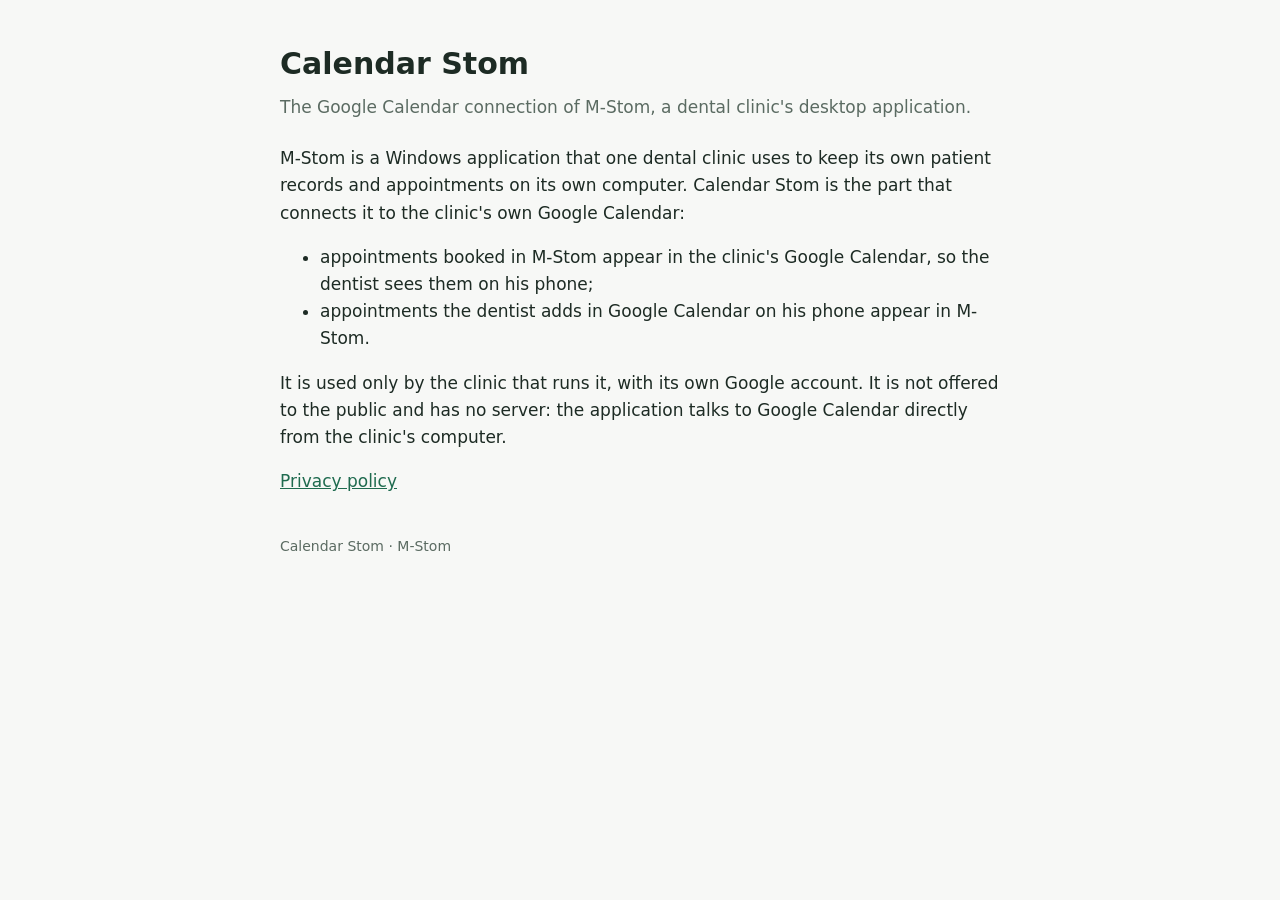
<file: index.html>
<!doctype html>
<html lang="en">
<head>
<meta charset="utf-8">
<meta name="viewport" content="width=device-width, initial-scale=1">
<title>Calendar Stom</title>
<link rel="stylesheet" href="style.css">
</head>
<body>
<main>
<h1>Calendar Stom</h1>
<p class="sub">The Google Calendar connection of M-Stom, a dental clinic's desktop application.</p>
<p>M-Stom is a Windows application that one dental clinic uses to keep its own patient records and appointments on its own computer. Calendar Stom is the part that connects it to the clinic's own Google Calendar:</p>
<ul>
<li>appointments booked in M-Stom appear in the clinic's Google Calendar, so the dentist sees them on his phone;</li>
<li>appointments the dentist adds in Google Calendar on his phone appear in M-Stom.</li>
</ul>
<p>It is used only by the clinic that runs it, with its own Google account. It is not offered to the public and has no server: the application talks to Google Calendar directly from the clinic's computer.</p>
<p><a href="privacy.html">Privacy policy</a></p>
<footer>Calendar Stom · M-Stom</footer>
</main>
</body>
</html>
</file>
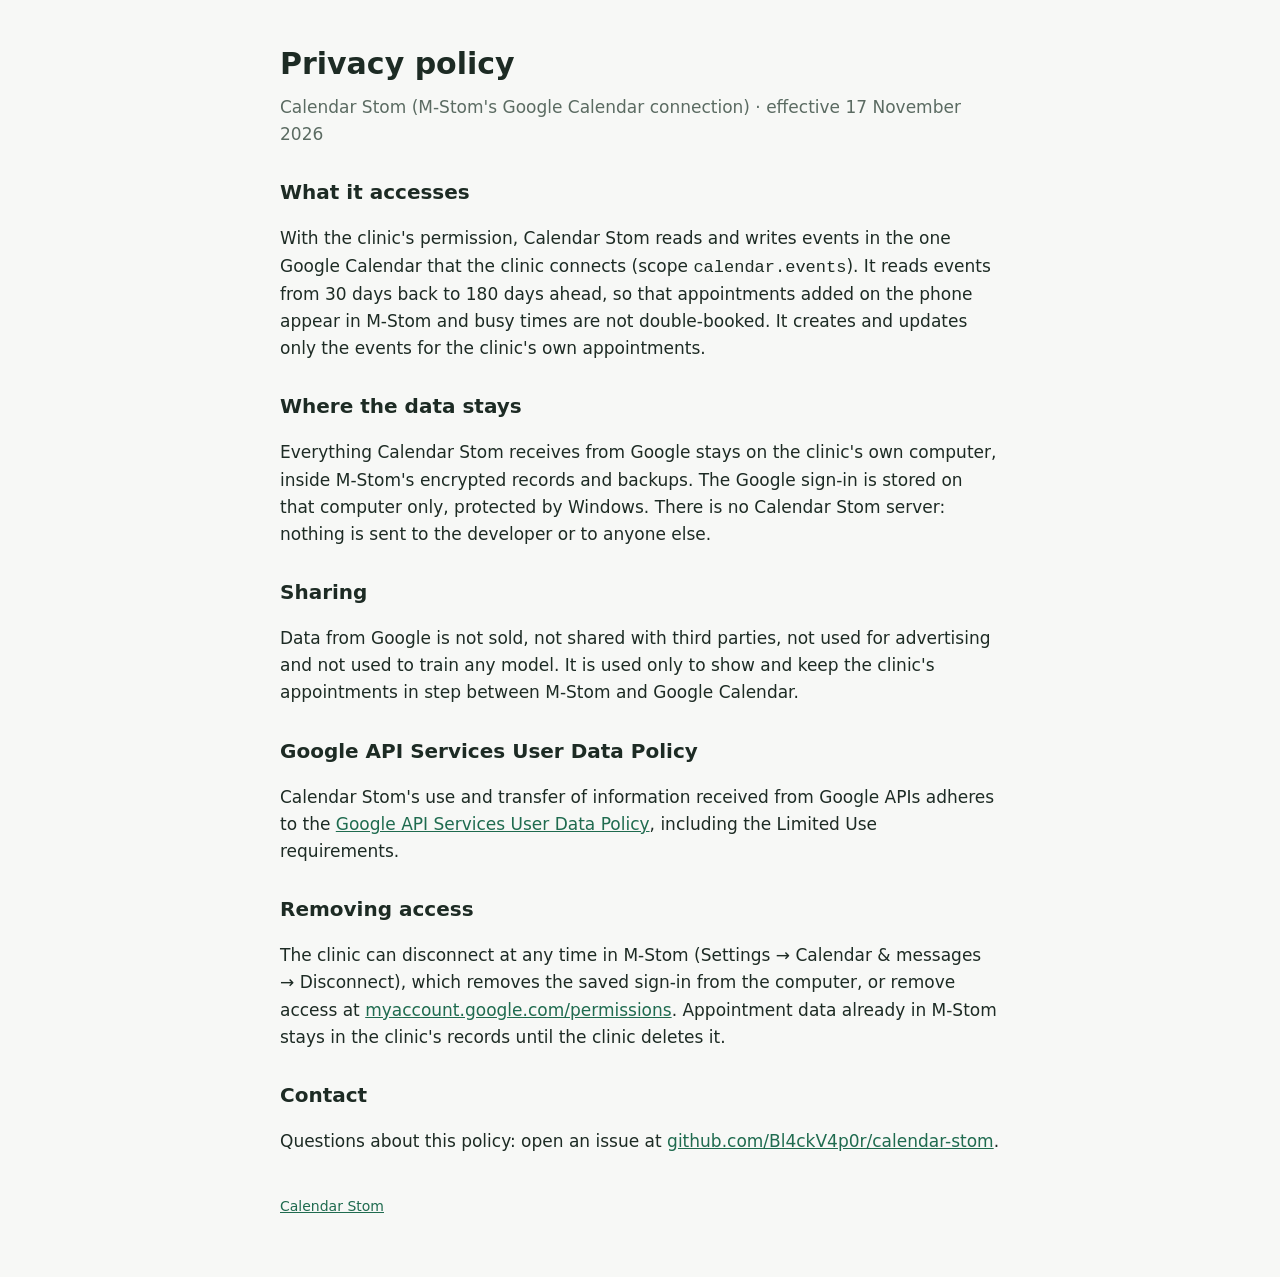
<file: privacy.html>
<!doctype html>
<html lang="en">
<head>
<meta charset="utf-8">
<meta name="viewport" content="width=device-width, initial-scale=1">
<title>Calendar Stom privacy policy</title>
<link rel="stylesheet" href="style.css">
</head>
<body>
<main>
<h1>Privacy policy</h1>
<p class="sub">Calendar Stom (M-Stom's Google Calendar connection) · effective 17 November 2026</p>
<h2>What it accesses</h2>
<p>With the clinic's permission, Calendar Stom reads and writes events in the one Google Calendar that the clinic connects (scope <code>calendar.events</code>). It reads events from 30 days back to 180 days ahead, so that appointments added on the phone appear in M-Stom and busy times are not double-booked. It creates and updates only the events for the clinic's own appointments.</p>
<h2>Where the data stays</h2>
<p>Everything Calendar Stom receives from Google stays on the clinic's own computer, inside M-Stom's encrypted records and backups. The Google sign-in is stored on that computer only, protected by Windows. There is no Calendar Stom server: nothing is sent to the developer or to anyone else.</p>
<h2>Sharing</h2>
<p>Data from Google is not sold, not shared with third parties, not used for advertising and not used to train any model. It is used only to show and keep the clinic's appointments in step between M-Stom and Google Calendar.</p>
<h2>Google API Services User Data Policy</h2>
<p>Calendar Stom's use and transfer of information received from Google APIs adheres to the <a href="https://developers.google.com/terms/api-services-user-data-policy">Google API Services User Data Policy</a>, including the Limited Use requirements.</p>
<h2>Removing access</h2>
<p>The clinic can disconnect at any time in M-Stom (Settings → Calendar &amp; messages → Disconnect), which removes the saved sign-in from the computer, or remove access at <a href="https://myaccount.google.com/permissions">myaccount.google.com/permissions</a>. Appointment data already in M-Stom stays in the clinic's records until the clinic deletes it.</p>
<h2>Contact</h2>
<p>Questions about this policy: open an issue at <a href="https://github.com/Bl4ckV4p0r/calendar-stom/issues">github.com/Bl4ckV4p0r/calendar-stom</a>.</p>
<footer><a href="index.html">Calendar Stom</a></footer>
</main>
</body>
</html>
</file>
<file: style.css>
body{margin:0;background:#f7f8f6;color:#1d2b24;font:17px/1.6 system-ui,-apple-system,"Segoe UI",Roboto,sans-serif}
main{max-width:720px;margin:0 auto;padding:40px 20px 60px}
h1{font-size:30px;margin:0 0 6px}h2{font-size:20px;margin:28px 0 6px}
.sub{color:#5b6b62;margin:0 0 24px}a{color:#1f6b4f}
footer{margin-top:40px;color:#5b6b62;font-size:14px}
</file>
